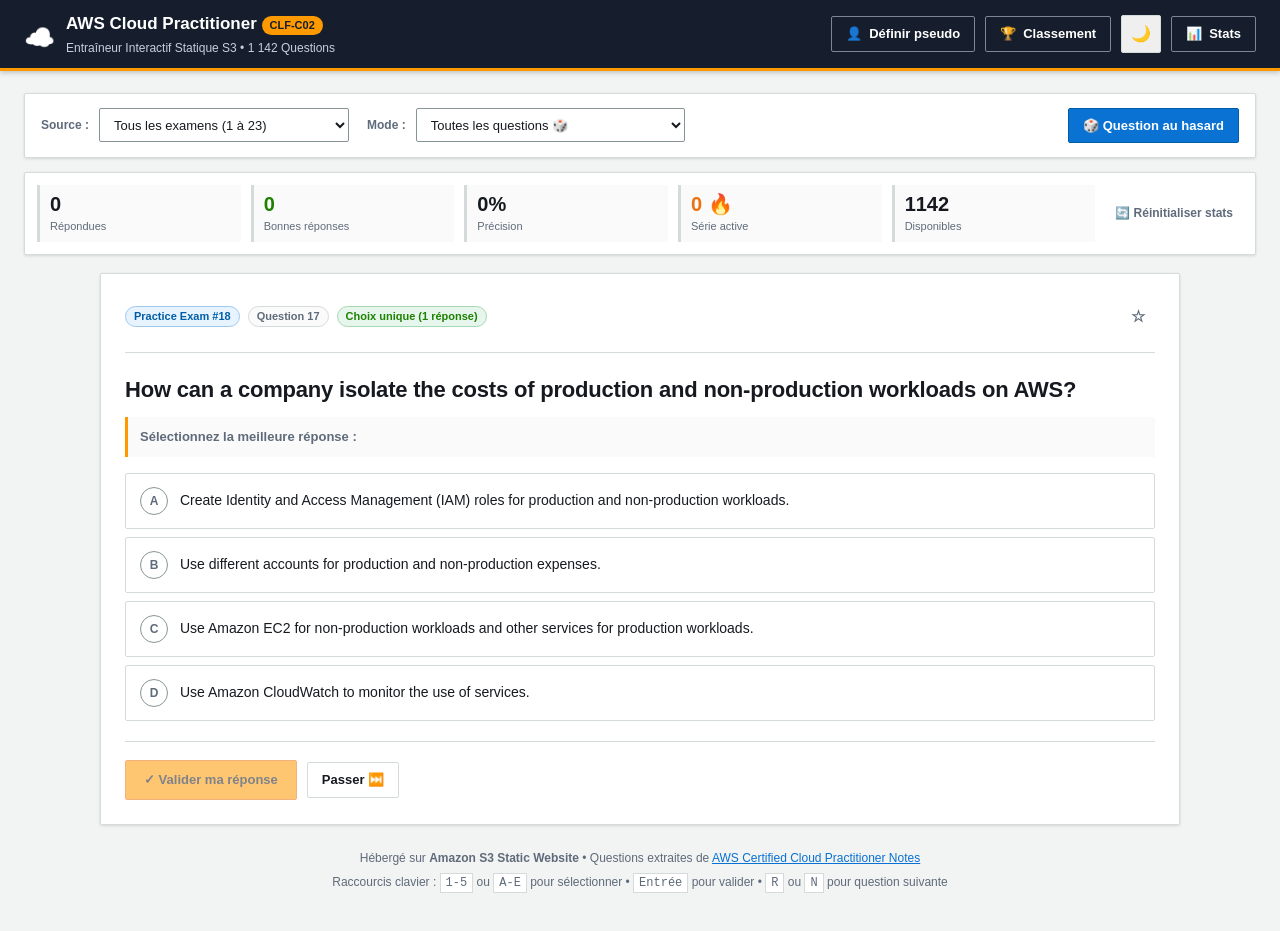
<file: index.html>
<!DOCTYPE html>
<html lang="fr">
<head>
  <meta charset="UTF-8">
  <meta name="viewport" content="width=device-width, initial-scale=1.0">
  <title>AWS Certified Cloud Practitioner - Quiz de Révision S3</title>
  <link rel="icon" href="data:image/svg+xml,<svg xmlns='http://www.w3.org/2000/svg' viewBox='0 0 100 100'><text y='.9em' font-size='90'>☁️</text></svg>">
  <link rel="stylesheet" href="style.css">
</head>
<body>
  <div class="app-container">
    <!-- Header -->
    <header class="navbar">
      <div class="brand">
        <div class="logo-icon">☁️</div>
        <div>
          <div class="brand-title">AWS Cloud Practitioner <span class="badge badge-accent">CLF-C02</span></div>
          <div class="brand-subtitle">Entraîneur Interactif Statique S3 • 1 142 Questions</div>
        </div>
      </div>
      <div class="nav-controls">
        <button id="user-btn" class="btn btn-outline" title="Changer de pseudo">
          👤 <span id="user-btn-text">Pseudo</span>
        </button>
        <button id="scoreboard-toggle" class="btn btn-outline" title="Afficher le classement DynamoDB">
          🏆 <span class="nav-btn-text">Classement</span>
        </button>
        <button id="theme-toggle" class="btn btn-icon" title="Changer le thème" aria-label="Changer de thème">
          <span id="theme-icon">🌙</span>
        </button>
        <button id="stats-toggle" class="btn btn-outline" title="Afficher les statistiques">
          📊 <span class="nav-btn-text">Stats</span>
        </button>
      </div>
    </header>

    <!-- Filter & Mode Bar -->
    <section class="toolbar">
      <div class="toolbar-group">
        <label for="exam-select" class="toolbar-label">Source :</label>
        <select id="exam-select" class="form-select">
          <option value="all">Tous les examens (1 à 23)</option>
          <!-- Will be filled dynamically -->
        </select>
      </div>

      <div class="toolbar-group">
        <label for="filter-mode" class="toolbar-label">Mode :</label>
        <select id="filter-mode" class="form-select">
          <option value="all">Toutes les questions 🎲</option>
          <option value="unseen">Questions non vues uniquement 🆕</option>
          <option value="mistakes">Questions à revoir (Erreurs) ❌</option>
          <option value="bookmarks">Questions favorites (⭐)</option>
        </select>
      </div>

      <div class="toolbar-actions">
        <button id="btn-next-random" class="btn btn-primary" title="Tirer une nouvelle question au hasard (Raccourci: R ou N)">
          🎲 Question au hasard
        </button>
      </div>
    </section>

    <!-- Stats Drawer / Modal Banner -->
    <div id="stats-banner" class="stats-banner">
      <div class="stat-card">
        <div class="stat-val" id="stat-total">0</div>
        <div class="stat-label">Répondues</div>
      </div>
      <div class="stat-card">
        <div class="stat-val stat-success" id="stat-correct">0</div>
        <div class="stat-label">Bonnes réponses</div>
      </div>
      <div class="stat-card">
        <div class="stat-val" id="stat-accuracy">0%</div>
        <div class="stat-label">Précision</div>
      </div>
      <div class="stat-card">
        <div class="stat-val stat-warning" id="stat-streak">0 🔥</div>
        <div class="stat-label">Série active</div>
      </div>
      <div class="stat-card">
        <div class="stat-val" id="stat-remaining">1 142</div>
        <div class="stat-label">Disponibles</div>
      </div>
      <div class="stat-actions">
        <button id="btn-reset-stats" class="btn btn-sm btn-ghost" title="Remettre à zéro les compteurs">
          🔄 Réinitialiser stats
        </button>
      </div>
    </div>

    <!-- Main Question Card -->
    <main class="main-content">
      <div id="question-card" class="card">
        <!-- Question Meta -->
        <div class="question-header">
          <div class="question-badges">
            <span id="badge-exam" class="badge badge-primary">Exam #1</span>
            <span id="badge-number" class="badge badge-secondary">Question 1</span>
            <span id="badge-type" class="badge badge-info">Choix unique</span>
          </div>
          <div class="question-tools">
            <button id="btn-bookmark" class="btn btn-icon btn-ghost" title="Ajouter aux favoris">
              <span id="bookmark-icon">☆</span>
            </button>
          </div>
        </div>

        <!-- Question Prompt -->
        <h1 id="question-text" class="question-text">
          Chargement de la question...
        </h1>

        <!-- Hint / Choice Instruction -->
        <div id="choice-instruction" class="choice-instruction">
          Sélectionnez la meilleure réponse :
        </div>

        <!-- Options List -->
        <div id="options-container" class="options-container">
          <!-- Options injected via JavaScript -->
        </div>

        <!-- Action Button Bar -->
        <div class="card-footer">
          <button id="btn-submit" class="btn btn-accent btn-lg" disabled>
            ✓ Valider ma réponse
          </button>
          <button id="btn-skip" class="btn btn-outline" title="Passer directement à une autre question">
            Passer ⏭️
          </button>
        </div>

        <!-- Result & Feedback Box (hidden before submit) -->
        <div id="feedback-panel" class="feedback-panel hidden">
          <div id="feedback-header" class="feedback-header">
            <!-- Injected via JS -->
          </div>

          <div id="feedback-explanation" class="feedback-explanation hidden">
            <!-- Explanation text -->
          </div>

          <!-- Deep dive links (Approfondir le sujet) -->
          <div class="deep-dive-section">
            <div class="deep-dive-title">
              <span>📖</span>
              <strong>Approfondir et réviser la notion :</strong>
            </div>
            <div id="deep-dive-links" class="deep-dive-links">
              <!-- Resource links injected via JS -->
            </div>
          </div>

          <div class="feedback-actions">
            <button id="btn-next-after-feedback" class="btn btn-primary btn-lg">
              Question suivante au hasard 🎲
            </button>
          </div>
        </div>
      </div>
    </main>

    <!-- Scoreboard Modal (DynamoDB) -->
    <div id="scoreboard-modal" class="modal-overlay hidden" role="dialog" aria-modal="true">
      <div class="modal-card">
        <div class="modal-header">
          <div class="modal-title">
            <span>🏆</span> Classement des Réviseurs AWS
          </div>
          <button id="btn-close-scoreboard" class="btn btn-icon btn-ghost" title="Fermer la fenêtre">✕</button>
        </div>

        <div class="scoreboard-user-bar">
          <label for="input-scoreboard-user">Votre Pseudo :</label>
          <input type="text" id="input-scoreboard-user" class="form-input" placeholder="Ex: Bastien" maxlength="25">
          <button id="btn-save-user" class="btn btn-sm btn-primary">Enregistrer</button>
        </div>

        <div id="scoreboard-content" class="scoreboard-table-container">
          <div class="scoreboard-loading">Chargement du classement depuis Amazon DynamoDB...</div>
        </div>

        <div class="modal-footer">
          <div id="scoreboard-sync-status" class="sync-status">
            ☁️ Alimenté par Amazon DynamoDB & AWS Lambda (0 €)
          </div>
          <button id="btn-refresh-scoreboard" class="btn btn-sm btn-outline">
            🔄 Rafraîchir
          </button>
        </div>
      </div>
    </div>

    <!-- Footer -->
    <footer class="footer">
      <p>
        Hébergé sur <strong>Amazon S3 Static Website</strong> • Questions extraites de
        <a href="https://github.com/kananinirav/AWS-Certified-Cloud-Practitioner-Notes/blob/master/practice-exam/exams.md" target="_blank" rel="noopener noreferrer">AWS Certified Cloud Practitioner Notes</a>
      </p>
      <p class="footer-sub">
        Raccourcis clavier : <code>1-5</code> ou <code>A-E</code> pour sélectionner • <code>Entrée</code> pour valider • <code>R</code> ou <code>N</code> pour question suivante
      </p>
    </footer>
  </div>

  <!-- Load Dataset (Script tag ensures instant offline/file:// support) -->
  <script src="questions.js"></script>
  <!-- Load App Logic -->
  <script src="app.js"></script>
</body>
</html>
</file>
<file: style.css>
:root {
  --font-family: "Amazon Ember", "Segoe UI", Arial, sans-serif;
  --bg: #f2f3f3;
  --surface: #ffffff;
  --surface-muted: #fafafa;
  --navy: #161e2d;
  --navy-2: #1f2937;
  --text: #16191f;
  --muted: #5f6b7a;
  --border: #d5dbdb;
  --orange: #ff9900;
  --orange-dark: #ec7211;
  --blue: #0972d3;
  --blue-dark: #005ea6;
  --green: #1d8102;
  --red: #d13212;
  --shadow: 0 1px 3px rgba(0,0,0,.12);
  --radius: 2px;
}

[data-theme="dark"] {
  --bg: #111827;
  --surface: #1f2937;
  --surface-muted: #263244;
  --navy: #0b1220;
  --navy-2: #162033;
  --text: #f2f3f3;
  --muted: #aab7c4;
  --border: #405064;
  --shadow: 0 1px 4px rgba(0,0,0,.35);
}

* { box-sizing: border-box; margin: 0; padding: 0; }
body { font-family: var(--font-family); background: var(--bg); color: var(--text); line-height: 1.5; min-height: 100vh; }
button, select { font: inherit; }
button { cursor: pointer; }

.app-container { max-width: 1440px; margin: 0 auto; padding: 0 24px 40px; }
.navbar { margin: 0 -24px 22px; padding: 11px 24px; min-height: 58px; display: flex; align-items: center; justify-content: space-between; gap: 20px; background: var(--navy); color: #fff; border-bottom: 3px solid var(--orange); box-shadow: 0 2px 5px rgba(0,0,0,.2); }
.brand { display: flex; align-items: center; gap: 12px; min-width: 0; }
.logo-icon { width: 30px; height: 30px; display: grid; place-items: center; color: var(--orange); font-size: 25px; filter: grayscale(1) brightness(0) invert(1); }
.brand-title { font-size: 17px; font-weight: 600; white-space: nowrap; }
.brand-subtitle { color: #c6d0dc; font-size: 12px; margin-top: 2px; }
.badge { display: inline-flex; align-items: center; padding: 3px 8px; border-radius: 12px; font-size: 11px; font-weight: 700; line-height: 1.2; }
.badge-accent { background: var(--orange); color: #161e2d; }
.badge-primary { background: #e7f3ff; color: #005ea6; border: 1px solid #9ec9ed; }
.badge-secondary { background: var(--surface-muted); color: var(--muted); border: 1px solid var(--border); }
.badge-info { background: #e7f6ec; color: #1d8102; border: 1px solid #a7d7b1; }
.badge-warning { background: #fff3d6; color: #8d4b00; border: 1px solid #f2c66d; }

.nav-controls, .toolbar-group, .card-footer { display: flex; align-items: center; gap: 10px; }
.btn { display: inline-flex; align-items: center; justify-content: center; gap: 7px; min-height: 34px; padding: 7px 14px; border: 1px solid var(--border); border-radius: var(--radius); font-size: 13px; font-weight: 600; transition: background .15s, border-color .15s, box-shadow .15s; }
.btn:focus-visible, select:focus-visible, .option-item:focus-visible { outline: 3px solid rgba(9,114,211,.35); outline-offset: 1px; }
.btn:disabled { opacity: .55; cursor: not-allowed; }
.btn-primary { color: #fff; background: var(--blue); border-color: var(--blue-dark); }
.btn-primary:hover:not(:disabled) { background: var(--blue-dark); }
.btn-accent { color: #161e2d; background: var(--orange); border-color: var(--orange-dark); }
.btn-accent:hover:not(:disabled) { background: var(--orange-dark); color: #fff; }
.btn-outline { background: transparent; color: inherit; }
.navbar .btn-outline { color: #fff; border-color: #7b8794; }
.btn-outline:hover:not(:disabled), .btn-ghost:hover:not(:disabled) { background: var(--surface-muted); }
.navbar .btn-outline:hover { background: var(--navy-2); }
.btn-ghost { background: transparent; color: var(--muted); border-color: transparent; }
.btn-icon { min-width: 34px; padding: 6px 9px; font-size: 16px; }
.btn-lg { min-height: 40px; padding: 9px 18px; }
.btn-sm { min-height: 28px; padding: 5px 9px; font-size: 12px; }

.toolbar, .stats-banner, .card { background: var(--surface); border: 1px solid var(--border); border-radius: var(--radius); box-shadow: var(--shadow); }
.toolbar { display: flex; flex-wrap: wrap; align-items: center; gap: 18px; padding: 14px 16px; }
.toolbar-label { color: var(--muted); font-size: 12px; font-weight: 700; }
.form-select { min-height: 34px; padding: 6px 30px 6px 10px; color: var(--text); background: var(--surface); border: 1px solid #879596; border-radius: var(--radius); font-size: 13px; }
.toolbar-actions { margin-left: auto; }
.stats-banner { display: grid; grid-template-columns: repeat(5, minmax(100px, 1fr)) auto; gap: 10px; margin-top: 14px; padding: 12px; }
.stat-card { padding: 7px 10px; text-align: left; border-left: 3px solid var(--border); background: var(--surface-muted); }
.stat-val { font-size: 20px; font-weight: 700; line-height: 1.2; }
.stat-label { color: var(--muted); font-size: 11px; margin-top: 2px; }
.stat-success { color: var(--green); } .stat-warning { color: var(--orange-dark); }
.stat-actions { display: flex; align-items: center; justify-content: center; }

.main-content { margin-top: 18px; }
.card { padding: 24px; scroll-margin-top: 16px; }
.question-header { display: flex; align-items: center; justify-content: space-between; gap: 16px; padding-bottom: 16px; border-bottom: 1px solid var(--border); }
.question-badges { display: flex; flex-wrap: wrap; gap: 8px; }
.question-text { max-width: 980px; margin: 22px 0 12px; font-size: 22px; font-weight: 600; line-height: 1.4; letter-spacing: -.2px; }
.choice-instruction { padding: 10px 12px; color: var(--muted); background: var(--surface-muted); border-left: 3px solid var(--orange); font-size: 13px; font-weight: 600; }
.options-container { display: flex; flex-direction: column; gap: 8px; margin-top: 16px; }
.option-item { display: flex; align-items: flex-start; gap: 12px; padding: 13px 14px; background: var(--surface); border: 1px solid var(--border); border-radius: var(--radius); cursor: pointer; transition: background .15s, border-color .15s, box-shadow .15s; }
.option-item:hover:not(.locked) { background: #f1f8ff; border-color: var(--blue); box-shadow: 0 0 0 1px var(--blue); }
[data-theme="dark"] .option-item:hover:not(.locked) { background: #243b55; }
.option-item.selected { background: #e7f3ff; border-color: var(--blue); box-shadow: 0 0 0 1px var(--blue); }
.option-item.correct { background: #e7f6ec !important; border-color: var(--green) !important; }
.option-item.wrong { background: #fce8e6 !important; border-color: var(--red) !important; }
.option-letter { flex: 0 0 28px; width: 28px; height: 28px; display: grid; place-items: center; border: 1px solid #879596; border-radius: 50%; color: var(--muted); font-size: 12px; font-weight: 700; }
.option-item.selected .option-letter { color: #fff; background: var(--blue); border-color: var(--blue); }
.option-item.correct .option-letter { color: #fff; background: var(--green); border-color: var(--green); }
.option-item.wrong .option-letter { color: #fff; background: var(--red); border-color: var(--red); }
.option-content { flex: 1; padding-top: 3px; font-size: 14px; }
.option-indicator { width: 20px; font-weight: 700; text-align: center; }
.card-footer { margin-top: 20px; padding-top: 18px; border-top: 1px solid var(--border); }
.feedback-panel { margin-top: 18px; padding: 18px; background: var(--surface-muted); border: 1px solid var(--border); border-left: 4px solid var(--blue); border-radius: var(--radius); animation: fadeIn .2s ease; }
.feedback-header { font-size: 16px; font-weight: 600; margin-bottom: 14px; } .feedback-header.success { color: var(--green); } .feedback-header.error { color: var(--red); }
.feedback-explanation { padding: 13px; margin-bottom: 18px; background: var(--surface); border: 1px solid var(--border); font-size: 14px; }
.deep-dive-section { display: flex; flex-direction: column; gap: 9px; } .deep-dive-title { font-size: 14px; }
.deep-dive-links { display: flex; flex-direction: column; gap: 6px; }
.deep-dive-link { display: flex; align-items: center; justify-content: space-between; gap: 12px; padding: 9px 12px; color: var(--text); background: var(--surface); border: 1px solid var(--border); text-decoration: none; font-size: 13px; }
.deep-dive-link:hover { color: var(--blue-dark); border-color: var(--blue); background: #f1f8ff; }
.deep-dive-link-badge { color: var(--muted); font-size: 11px; white-space: nowrap; }
.feedback-actions { display: flex; justify-content: flex-end; margin-top: 18px; }
.footer { padding: 24px 0 0; color: var(--muted); text-align: center; font-size: 12px; } .footer a { color: var(--blue); } .footer-sub { margin-top: 6px; } .footer code { padding: 2px 5px; background: var(--surface); border: 1px solid var(--border); }
.hidden { display: none !important; }
@keyframes fadeIn { from { opacity: 0; transform: translateY(4px); } to { opacity: 1; transform: translateY(0); } }
@media (max-width: 760px) { .app-container { padding: 0 12px 28px; } .navbar { margin: 0 -12px 16px; padding: 10px 12px; } .brand-subtitle { display: none; } .brand-title { font-size: 14px; } .nav-btn-text { display: none; } .toolbar { align-items: stretch; flex-direction: column; gap: 10px; } .toolbar-group { justify-content: space-between; } .toolbar-actions { margin-left: 0; } .toolbar-actions .btn { width: 100%; } .stats-banner { grid-template-columns: repeat(2, 1fr); } .stat-actions { grid-column: 1 / -1; justify-content: flex-start; } .card { padding: 16px; } .question-text { font-size: 19px; } .card-footer { align-items: stretch; flex-direction: column; } .card-footer .btn { width: 100%; } .deep-dive-link { align-items: flex-start; flex-direction: column; gap: 5px; } }
@media (prefers-reduced-motion: reduce) { *, *::before, *::after { animation-duration: .01ms !important; transition-duration: .01ms !important; scroll-behavior: auto !important; } }

@media (max-width: 480px) { .logo-icon { display: none; } .question-header { align-items: flex-start; } }

/* Keep feedback colors readable in dark mode. */
[data-theme="dark"] .option-item.correct { background: #17351f !important; }
[data-theme="dark"] .option-item.wrong { background: #45201d !important; }
[data-theme="dark"] .badge-primary { background: #173b5c; color: #9ed0ff; border-color: #326b9d; }
[data-theme="dark"] .badge-info { background: #17351f; color: #a7d7b1; border-color: #3d7547; }
[data-theme="dark"] .badge-warning { background: #4a3415; color: #f6c56f; border-color: #8d672b; }
[data-theme="dark"] .option-item.selected { background: #173b5c; }
[data-theme="dark"] .deep-dive-link:hover { background: #173b5c; }
[data-theme="dark"] .feedback-explanation { background: var(--surface); }
[data-theme="dark"] .logo-icon { filter: none; }
[data-theme="dark"] .navbar .btn-outline:hover { background: #263244; }

.sr-only { position: absolute; width: 1px; height: 1px; padding: 0; margin: -1px; overflow: hidden; clip: rect(0,0,0,0); white-space: nowrap; border: 0; }
.warning { color: var(--orange-dark); }
.question-tools { display: flex; align-items: center; }
.locked { cursor: default; }

/* The AWS console keeps controls dense, explicit, and action-oriented. */
@media (min-width: 1100px) { .main-content { max-width: 1080px; margin-left: auto; margin-right: auto; } }

/* ==========================================================================
   Scoreboard Modal & User Management
   ========================================================================== */
.modal-overlay {
  position: fixed;
  inset: 0;
  background: rgba(0, 0, 0, 0.6);
  backdrop-filter: blur(3px);
  display: flex;
  align-items: center;
  justify-content: center;
  z-index: 1000;
  padding: 16px;
  animation: fadeIn 0.2s ease;
}

.modal-card {
  background: var(--surface);
  color: var(--text);
  border: 1px solid var(--border);
  border-radius: var(--radius);
  max-width: 650px;
  width: 100%;
  max-height: 85vh;
  display: flex;
  flex-direction: column;
  box-shadow: 0 10px 25px rgba(0, 0, 0, 0.3);
}

.modal-header {
  display: flex;
  align-items: center;
  justify-content: space-between;
  padding: 14px 18px;
  border-bottom: 1px solid var(--border);
}

.modal-title {
  font-size: 16px;
  font-weight: 700;
  display: flex;
  align-items: center;
  gap: 8px;
}

.scoreboard-user-bar {
  display: flex;
  align-items: center;
  gap: 10px;
  padding: 12px 18px;
  background: var(--surface-muted);
  border-bottom: 1px solid var(--border);
  font-size: 13px;
  font-weight: 600;
}

.form-input {
  flex: 1;
  min-height: 32px;
  padding: 4px 10px;
  background: var(--surface);
  color: var(--text);
  border: 1px solid var(--border);
  border-radius: var(--radius);
  font-size: 13px;
}

.form-input:focus {
  border-color: var(--blue);
  outline: none;
}

.scoreboard-table-container {
  overflow-y: auto;
  padding: 12px 18px;
  max-height: 48vh;
}

.scoreboard-table {
  width: 100%;
  border-collapse: collapse;
  font-size: 13px;
  text-align: left;
}

.scoreboard-table th {
  padding: 8px 10px;
  background: var(--surface-muted);
  color: var(--muted);
  font-weight: 700;
  font-size: 11px;
  text-transform: uppercase;
  border-bottom: 2px solid var(--border);
}

.scoreboard-table td {
  padding: 9px 10px;
  border-bottom: 1px solid var(--border);
}

.scoreboard-table tr:hover {
  background: var(--surface-muted);
}

.scoreboard-table tr.current-user-row {
  background: rgba(9, 114, 211, 0.12) !important;
  font-weight: 700;
}

.rank-badge {
  display: inline-flex;
  align-items: center;
  justify-content: center;
  width: 24px;
  height: 24px;
  border-radius: 50%;
  font-weight: 700;
  font-size: 12px;
}

.rank-1 { color: #f59e0b; font-size: 16px; }
.rank-2 { color: #94a3b8; font-size: 16px; }
.rank-3 { color: #b45309; font-size: 16px; }

.modal-footer {
  display: flex;
  align-items: center;
  justify-content: space-between;
  padding: 12px 18px;
  border-top: 1px solid var(--border);
  background: var(--surface-muted);
}

.sync-status {
  font-size: 11px;
  color: var(--muted);
}

.scoreboard-loading {
  text-align: center;
  padding: 30px;
  color: var(--muted);
}
</file>
